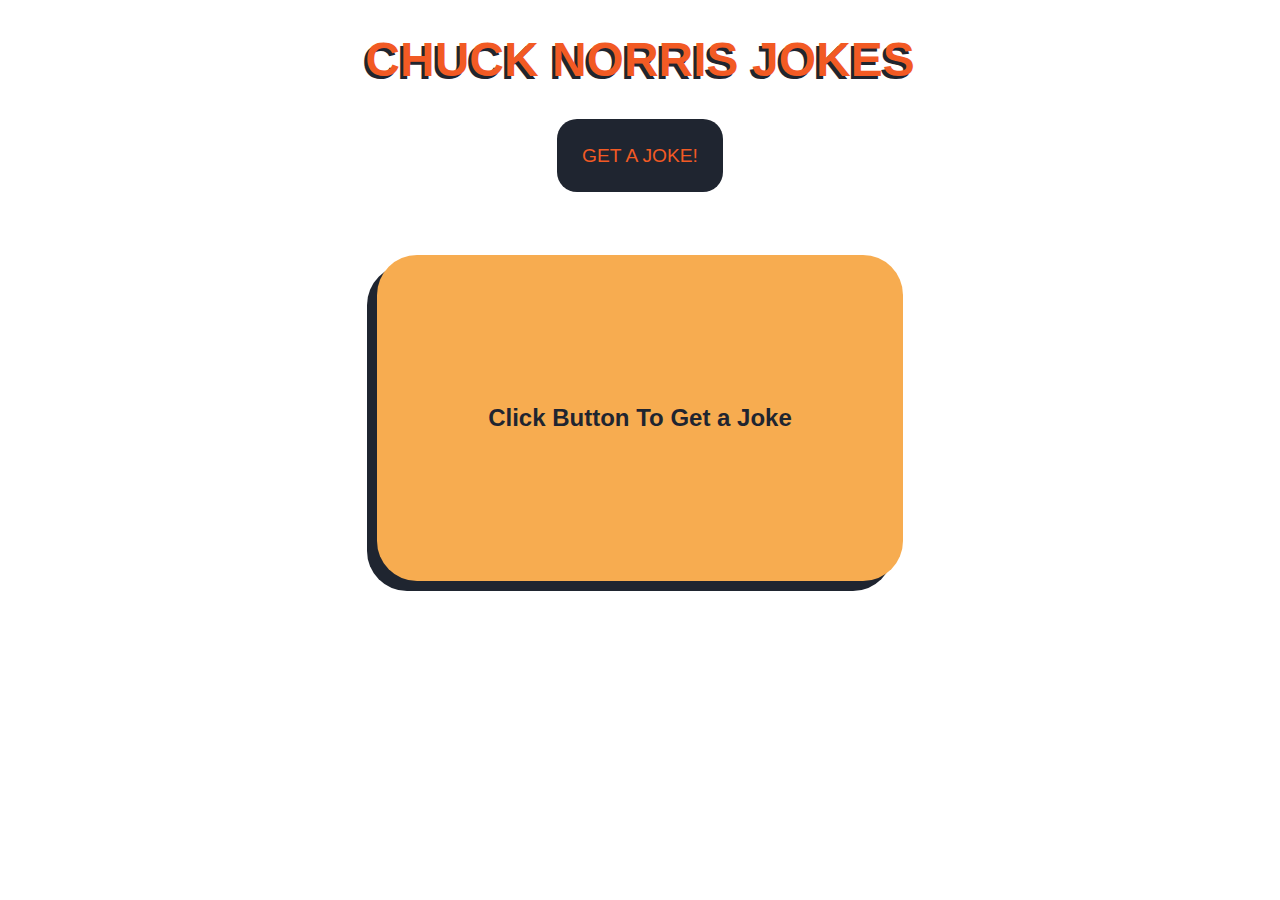
<file: PROJECTS/Chuck Norris API Using fetch( )/index.html>
<!DOCTYPE html>
<html lang="en">
<head>
    <meta charset="UTF-8">
    <meta http-equiv="X-UA-Compatible" content="IE=edge">
    <meta name="viewport" content="width=device-width, initial-scale=1.0">
    <title>Chuck Norris Jokes</title>
    <style>
        body {
            text-align: center;
            font-family: sans-serif;
            
        }
        h1 {
            font-size: 3rem;
            color:#F25A24;
            text-shadow: -3px 3px 0px #1F2530;
            font-weight: 900;
          
        }
        #btn {
            border: none;
            border-radius: 20px;
            padding: 2%;
            color: #F25A24;
            background-color: #1F2530;
            font-size: larger;
        }

        #btn:hover {
            background-color: #353638;
            cursor: pointer;
        }
        .getjoke {
            margin: 5% auto;
            width: 400px;
            min-height: 200px;  
            background-color: #F7AC50 ;
            box-shadow: -10px 10px 0px #1F2530;
            border-radius: 40px;
            display: flex;
            justify-content: center;
            align-items: center;
            padding: 5%;
            overflow: hidden;
        }

        #showJokes {
            font-size: 1.5rem;
            font-weight: 700;
            color: #1F2530;
        }
    </style>
</head>
<body>
    <div>
        <h1>CHUCK NORRIS JOKES </h1>
        <button id="btn" >GET A JOKE!</button>
        <div class="getjoke">
            
            <p id="showJokes"> Click Button To Get a Joke </p>
            
        </div>
    </div>
    <script>
        console.log("Chuck Norris");
let btn = document.getElementById("btn");
let showJokes = document.getElementById("showJokes");

btn.onclick = () => {
  fetch("https://api.chucknorris.io/jokes/random")
    .then((response) => {
      return response.json();
    })
    .then((data) => {
      var joke = data.value;
      showJokes.innerHTML = '"'+joke+'"' ;
    });
};
    </script>
</body>
</html>
</file>
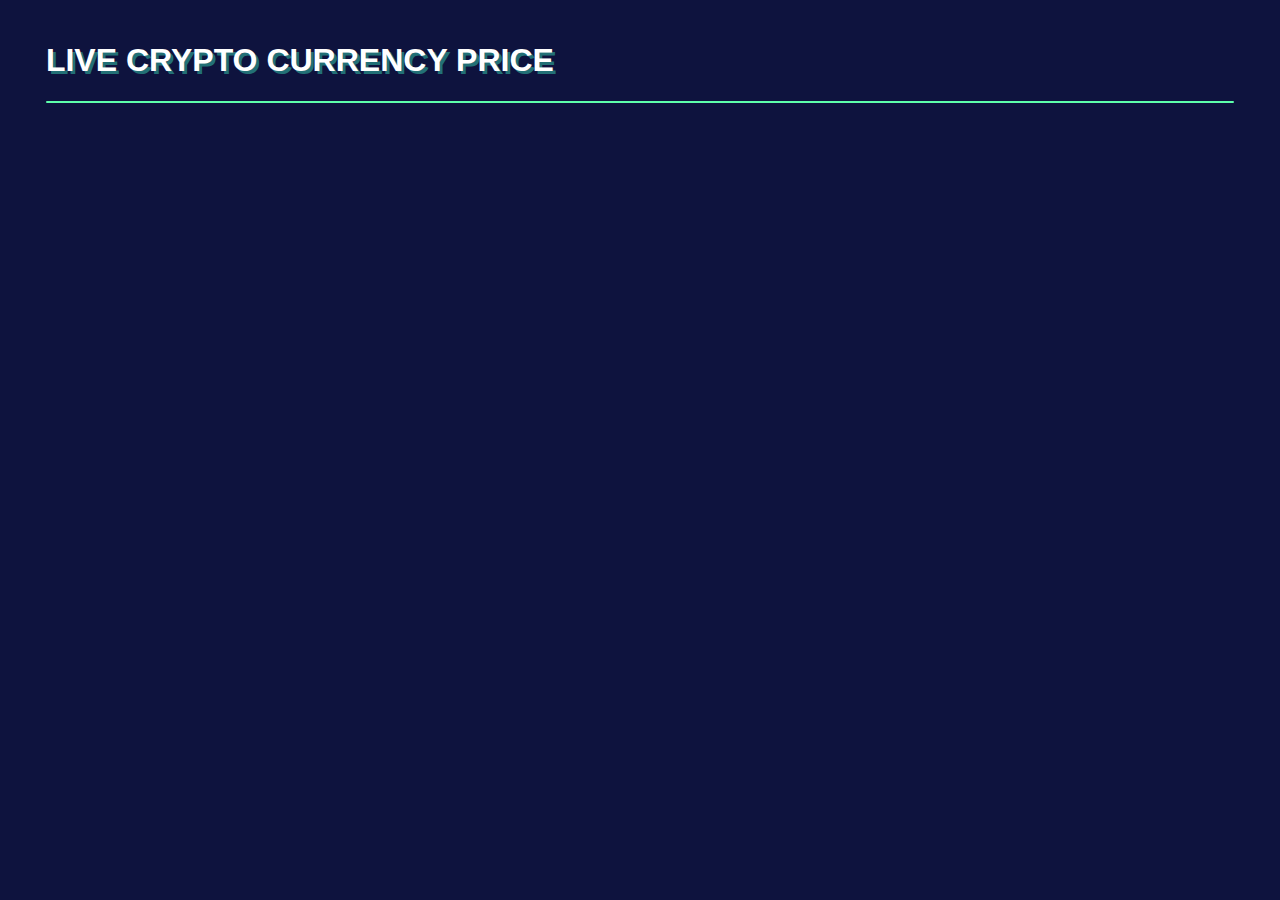
<file: PROJECTS/Crypto Price API Using fetch( )/index.html>
<!DOCTYPE html>
<html lang="en">
  <head>
    <meta charset="UTF-8" />
    <meta http-equiv="X-UA-Compatible" content="IE=edge" />
    <meta name="viewport" content="width=device-width, initial-scale=1.0" />
    <title>Crypto Price | Live</title>
    <link rel="stylesheet" href="style.css">
  </head>
  <body>
    <div id="cBox">
      <h1>LIVE CRYPTO CURRENCY PRICE</h1>
      <div id="title"></div>
      <div id="crypto">
        <!-- <p id="cRank"></p>
        <p id="cName"></p>
        <p id="cPrice"></p>
       <img id="cIcon" src="" alt="">
        <p id="cChange"></p>
        <p id="cColor"></p> -->


      </div>
    </div>
    
    <!-- <div class="htmlOutput"> -->
      
    </div>

    <script src="index.js"></script>
  </body>
</html>
</file>
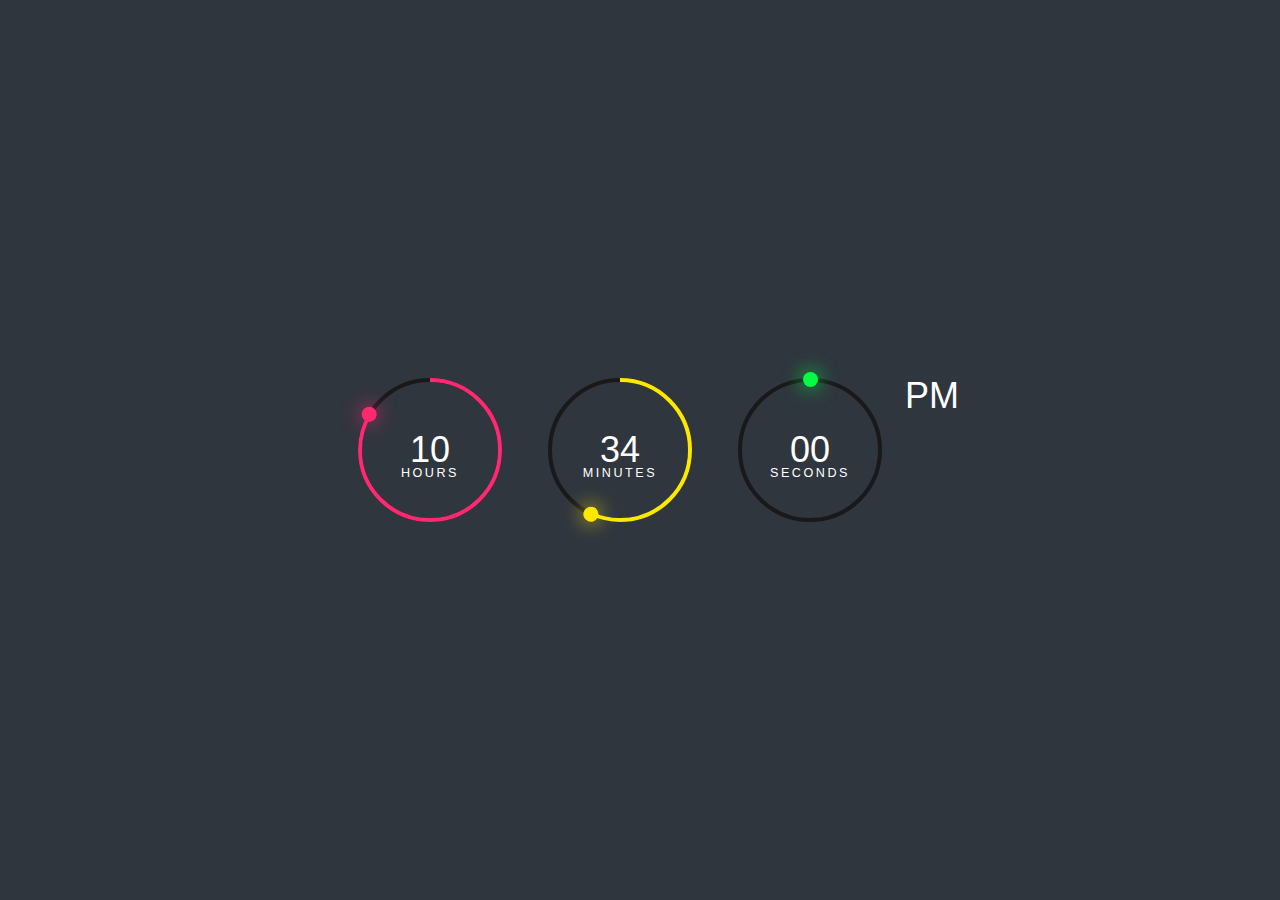
<file: PROJECTS/Digital Clock Using Html CSS SVG & Javascript/index.html>
<!DOCTYPE html>
<html lang="en">
<head>
    <meta charset="UTF-8">
    <meta http-equiv="X-UA-Compatible" content="IE=edge">
    <meta name="viewport" content="width=device-width, initial-scale=1.0">
    <title>DIGITAL CLOCK</title>
    <link rel="stylesheet" href="style.css">
</head>
<body>
    <div id="time">
        <div class="circle" style="--clr:#ff2972;" >
            <div class="dots dot_hr"></div>
            <svg>
                <circle cx="70" cy="70" r="70"></circle>
                <circle cx="70" cy="70" r="70" id="hh" ></circle>
            </svg>
            <div id="hours">00</div>
        </div>
        <div class="circle" style="--clr:#fee800;" >
            <div class="dots dot_min"></div>
            <svg>
                <circle cx="70" cy="70" r="70"></circle>
                <circle cx="70" cy="70" r="70" id="mm" ></circle>
            </svg>
            <div id="minutes">00</div>
        </div>
          <div class="circle" style="--clr:#04fc43;" >
            <div class="dots dot_sec"></div>

            <svg>
                <circle cx="70" cy="70" r="70"></circle>
                <circle cx="70" cy="70" r="70" id="ss" ></circle>
            </svg>
            <div id="seconds">00</div>
        </div>  
        <div class="ap">
            <div id="ampm">AM</div>
        </div>
    </div>

    <script src="index.js"></script>
</body>
</html>
</file>
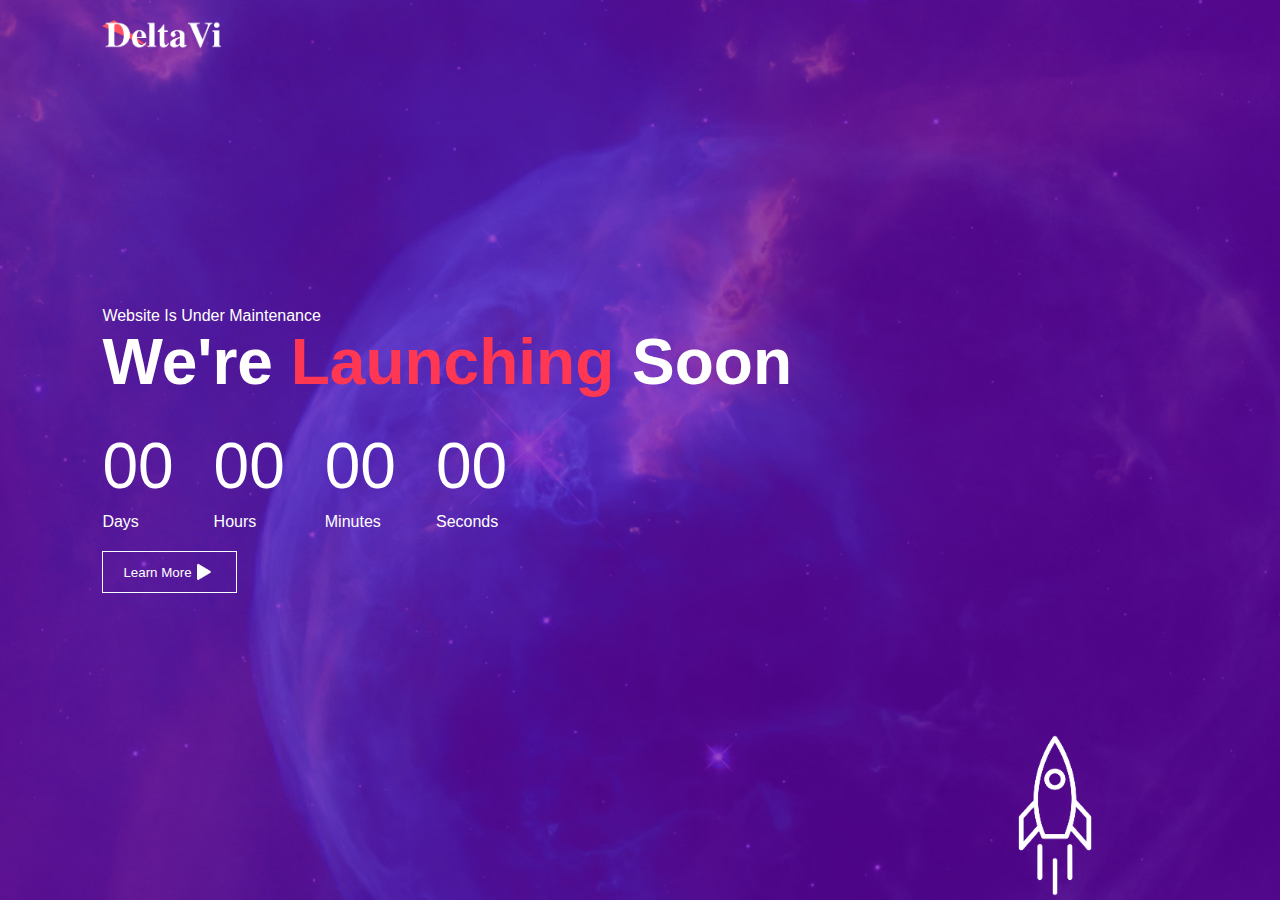
<file: PROJECTS/Launching soon/index.html>
<!DOCTYPE html>
<html lang="en">
  <head>
    <meta charset="UTF-8" />
    <meta http-equiv="X-UA-Compatible" content="IE=edge" />
    <meta name="viewport" content="width=device-width, initial-scale=1.0" />
    <title>sachin travels belgaum | launching soon templete</title>
    <link rel="stylesheet" href="stylesheet.css" />
  </head>

  <body>
    <div class="container">
      <img src="images/logo.png" alt="company_logo.png" class="logo" />

      <div class="content">
        <p>Website Is Under Maintenance</p>
        <h1>We're <span>Launching</span> Soon</h1>

        <div class="countdown">

          <div>
            <p id="days">00</p>
            <span>Days</span>
          </div>
          <div>
            <p id="hours">00</p>
            <span>Hours</span>
          </div>
          <div>
            <p id="minutes">00</p>
            <span>Minutes</span>
          </div>
          <div>
            <p id="seconds">00</p>
            <span>Seconds</span>
          </div>

        </div>

        <button>Learn More <img src="images/triangle.png" /></button>
      </div>

      <div class="rocket">
        <img src="images/rocket.png" />
      </div>
    </div>


    <script src="index.js">

    </script>


  </body>
</html>
</file>
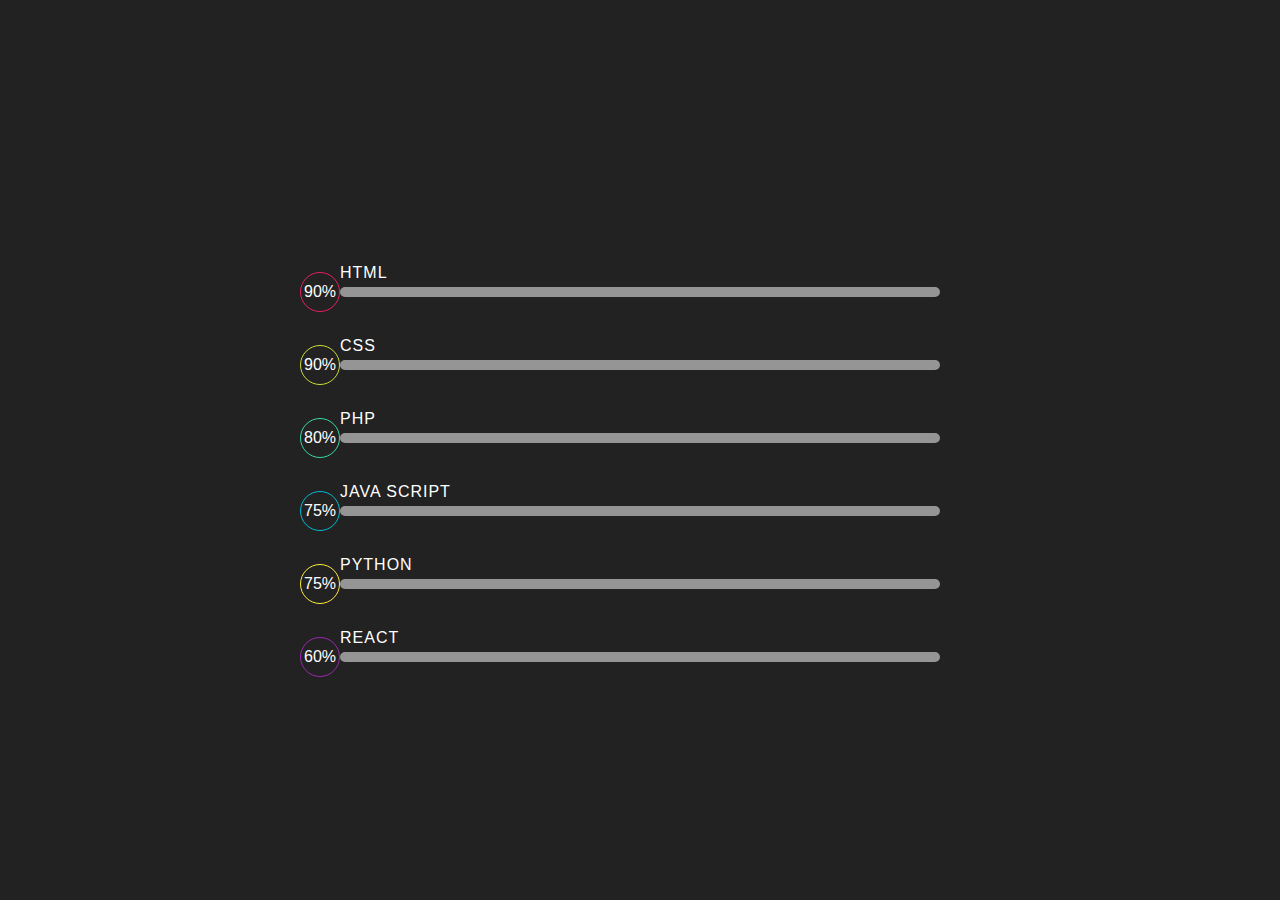
<file: PROJECTS/Progress-bar/index.html>
<!DOCTYPE html>
<html lang="en">

<head>
    <meta charset="UTF-8">
    <meta http-equiv="X-UA-Compatible" content="IE=edge">
    <meta name="viewport" content="width=device-width, initial-scale=1.0">
    <title>Progress bar </title>
    <link rel="stylesheet" href="style.css">
</head>

<body> 

    <div class="container">

        <div class="skills">
            <h2>HTML</h2>
            <div class="progress-bar">
                <div class="html"><span>90%</span></div>
            </div>
            <h2>CSS</h2>
            <div class="progress-bar">
                <div class="css"><span>90%</span></div>
            </div>
            <h2>PHP</h2>
            <div class="progress-bar">
                <div class="php"><span>80%</span></div>
            </div>
            <h2>JAVA SCRIPT</h2>
            <div class="progress-bar">
                <div class="javascript"><span>75%</span></div>
            </div>
            <h2>PYTHON</h2>
            <div class="progress-bar">
                <div class="python"><span>75%</span></div>
            </div>
            <h2>REACT</h2>
            <div class="progress-bar">
                <div class="react"><span>60%</span></div>
            </div>
        </div>


    </div>
    
<script src="index.js"></script>

</body>

</html>
</file>
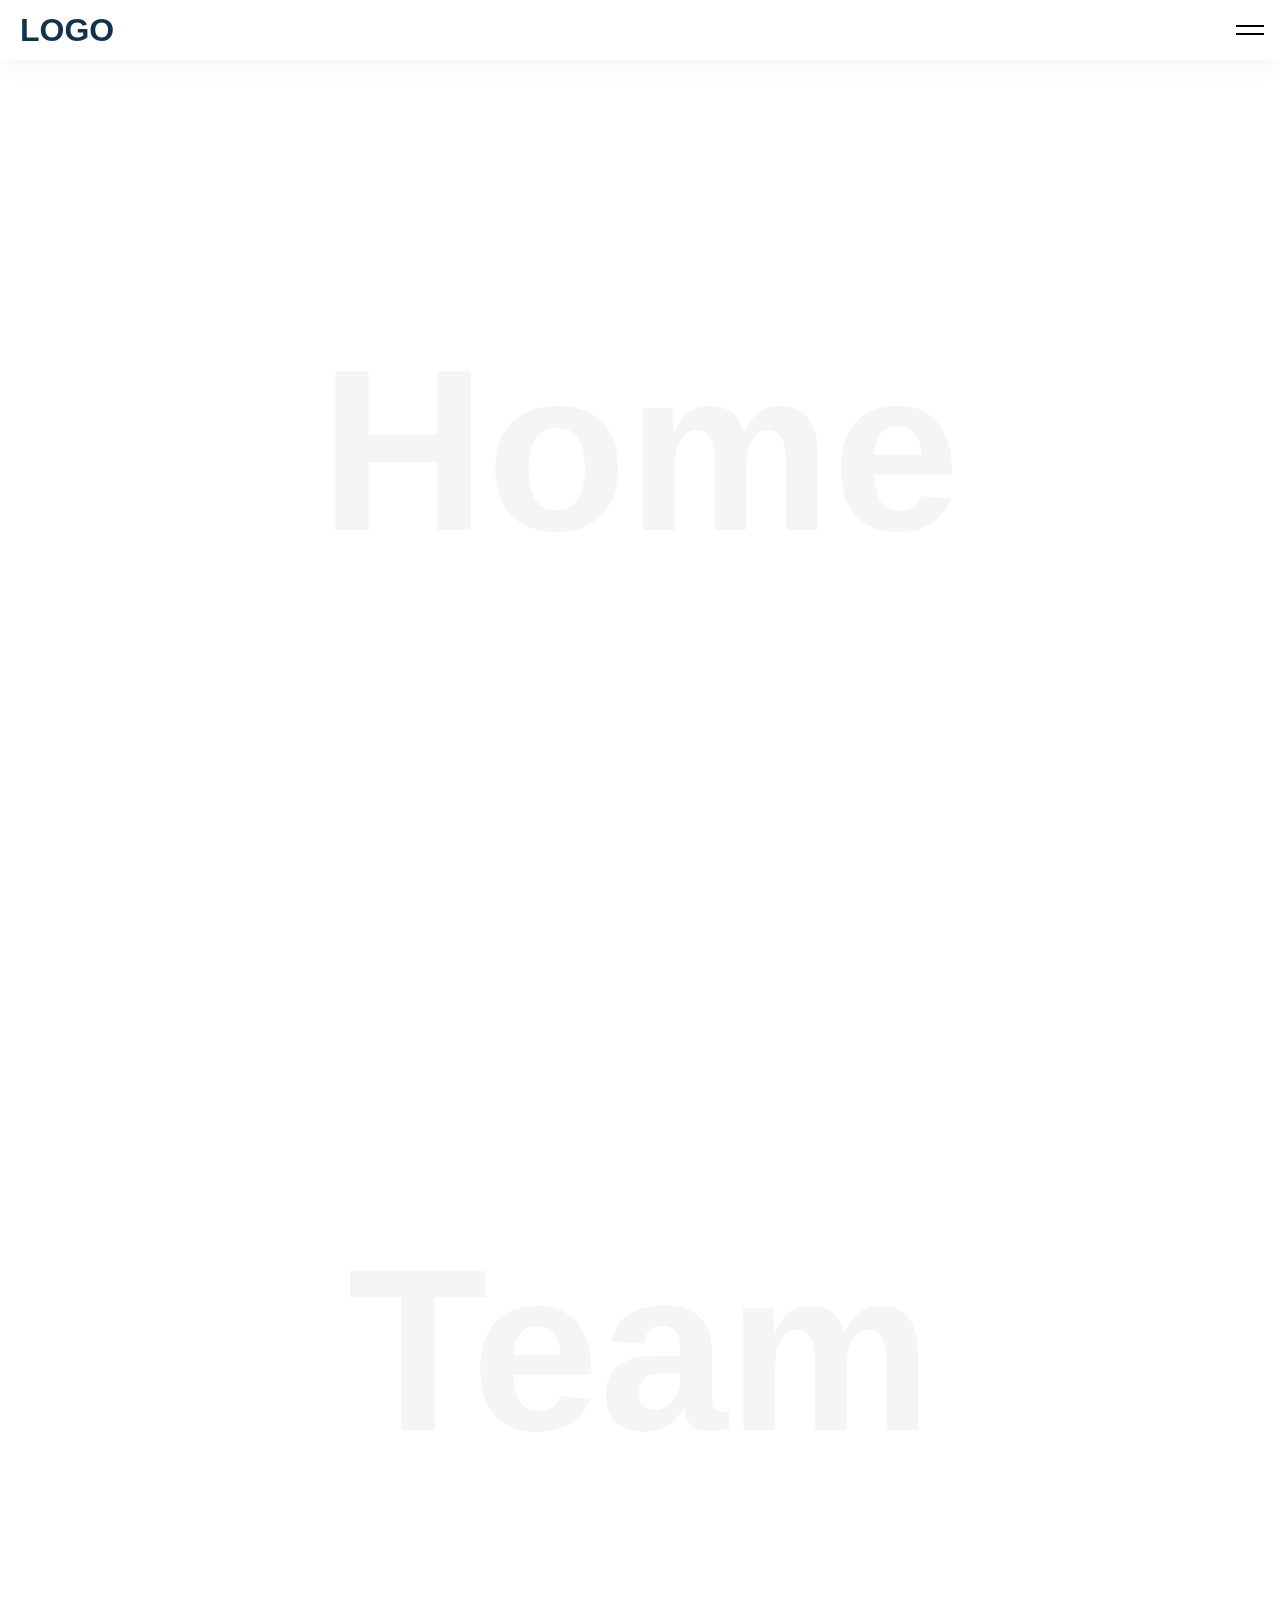
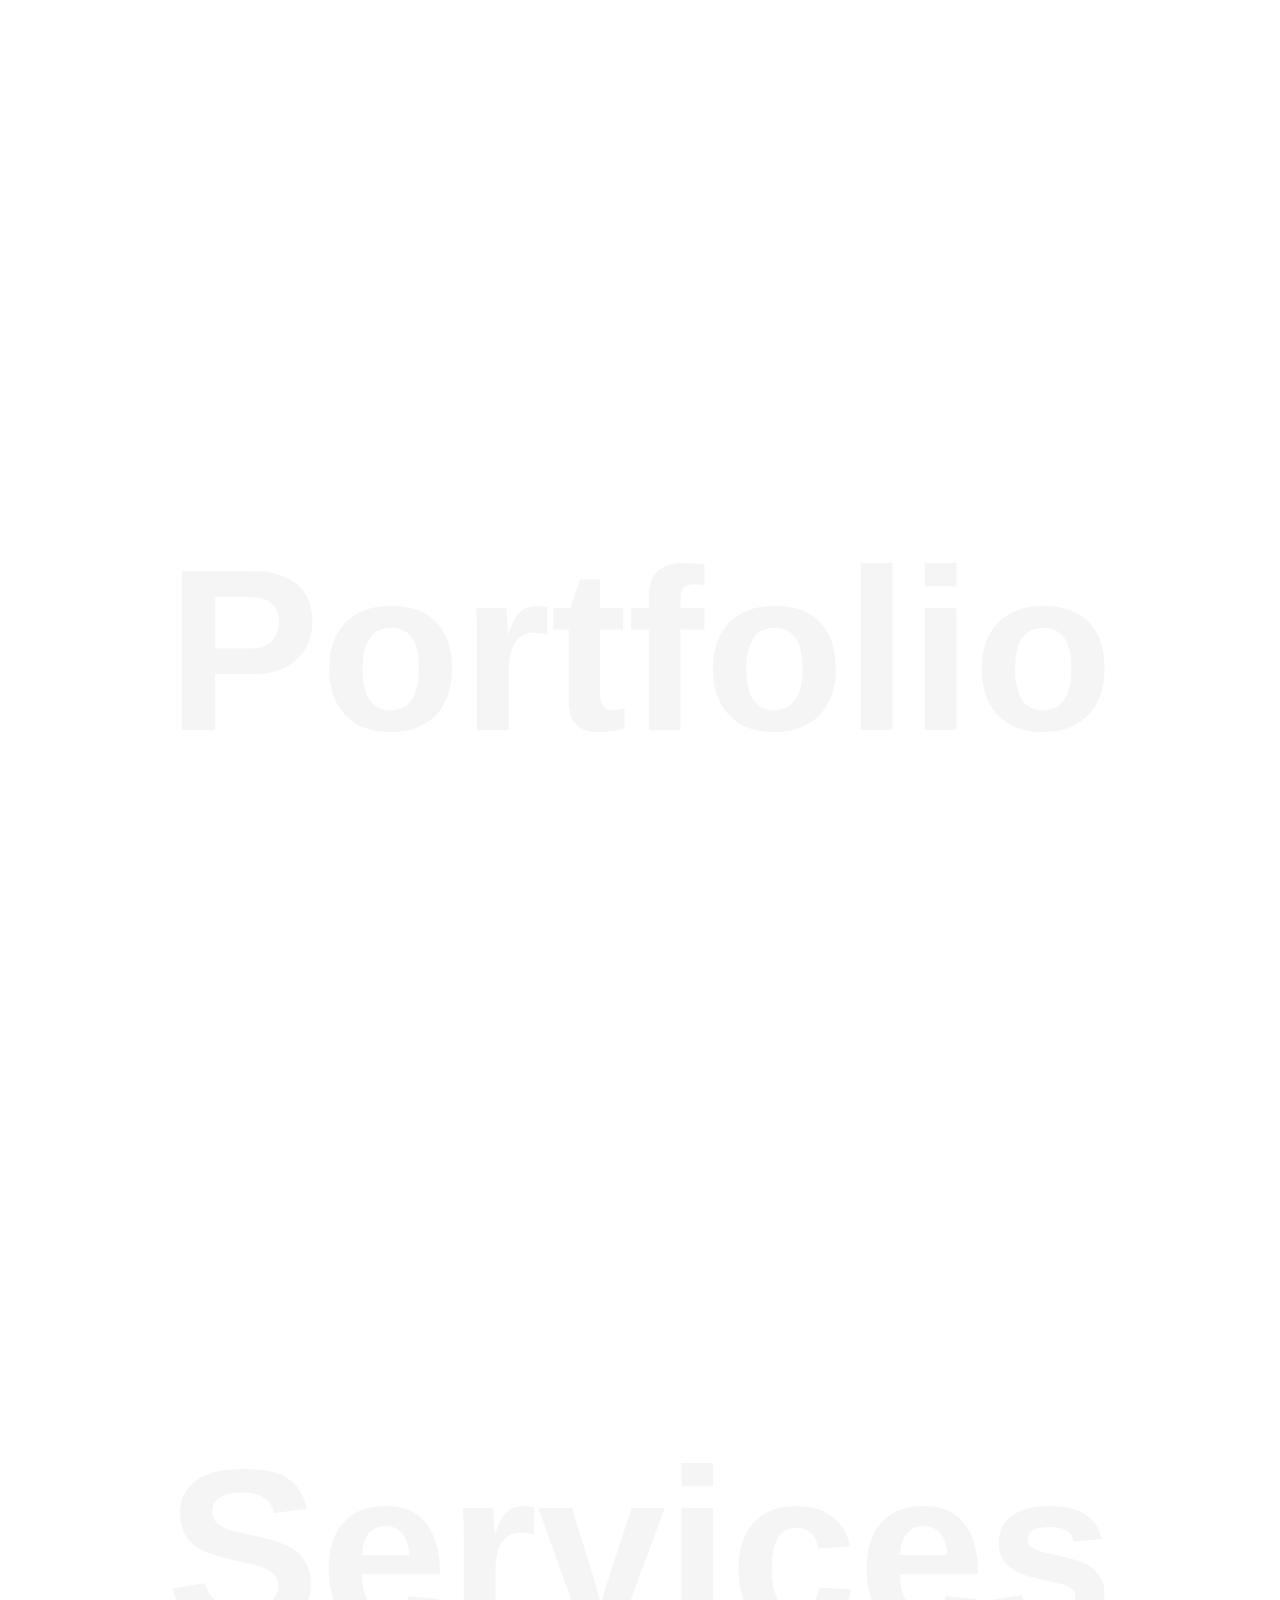
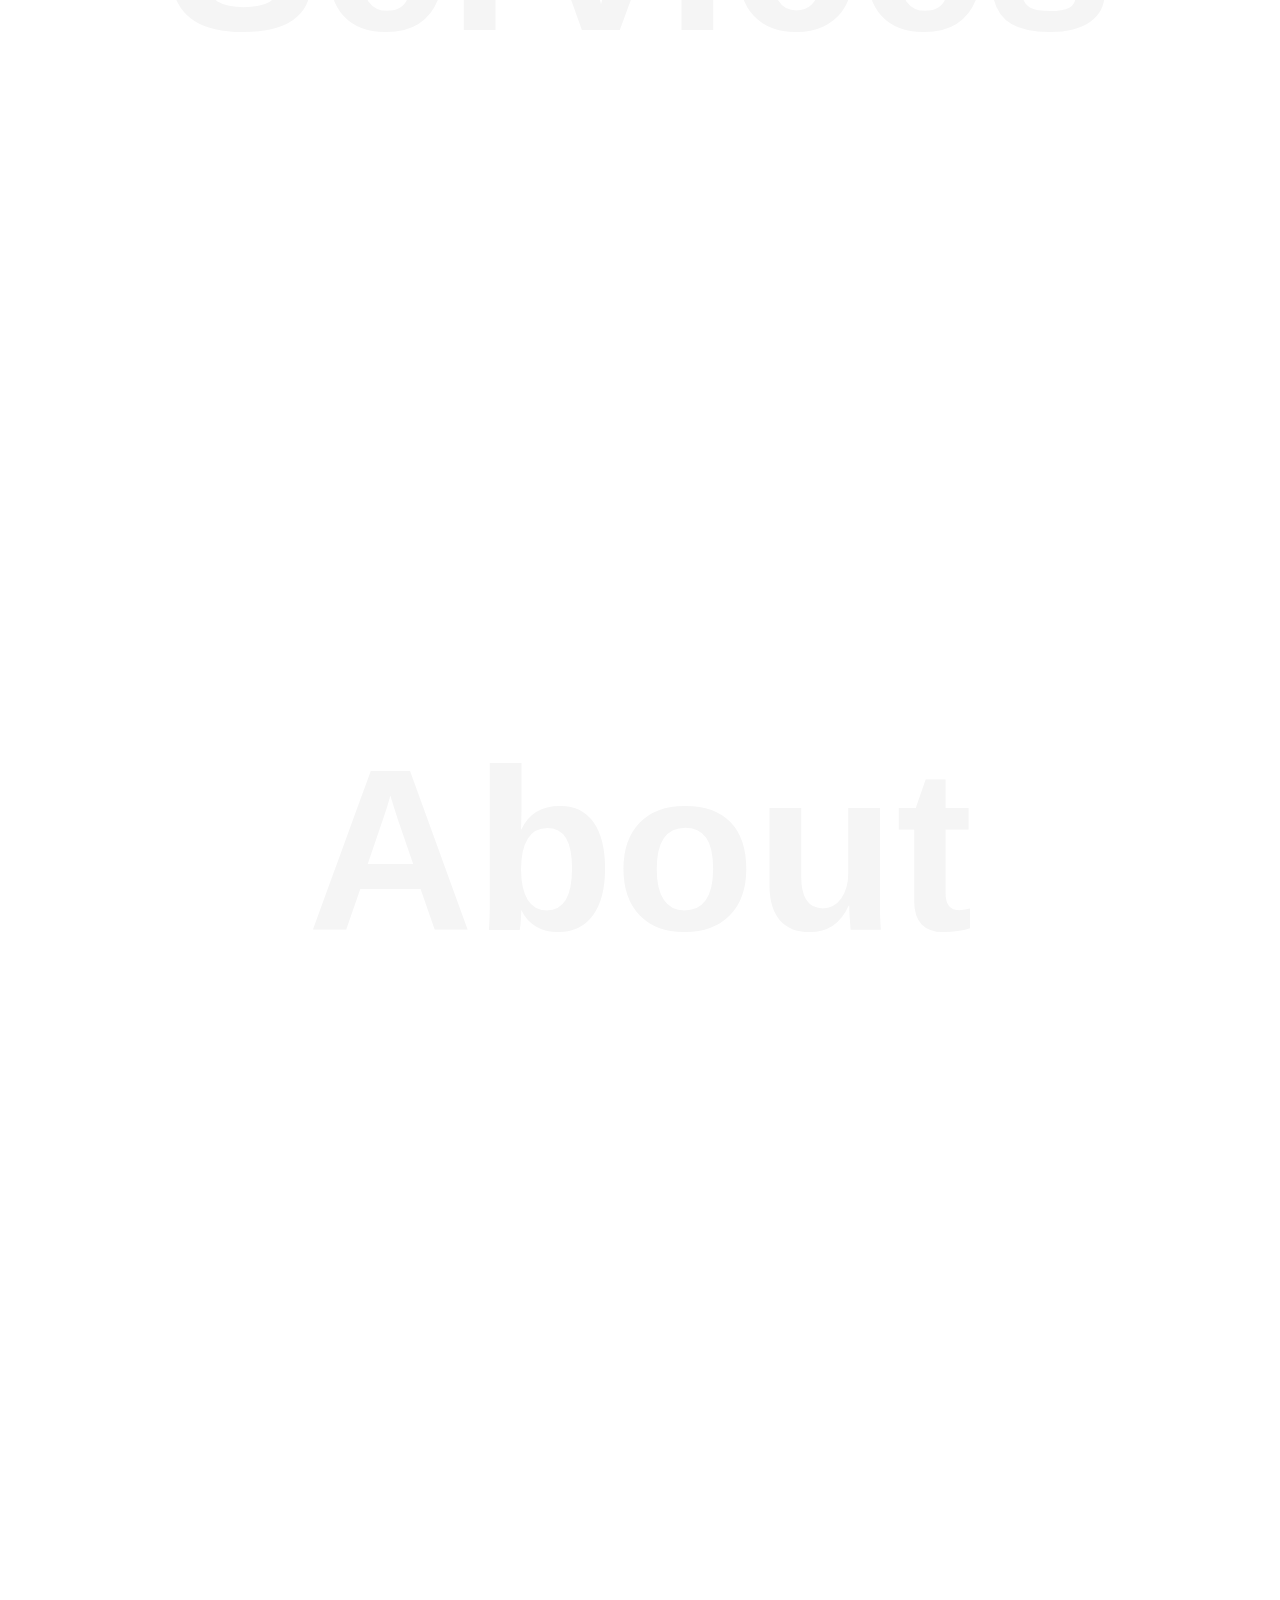
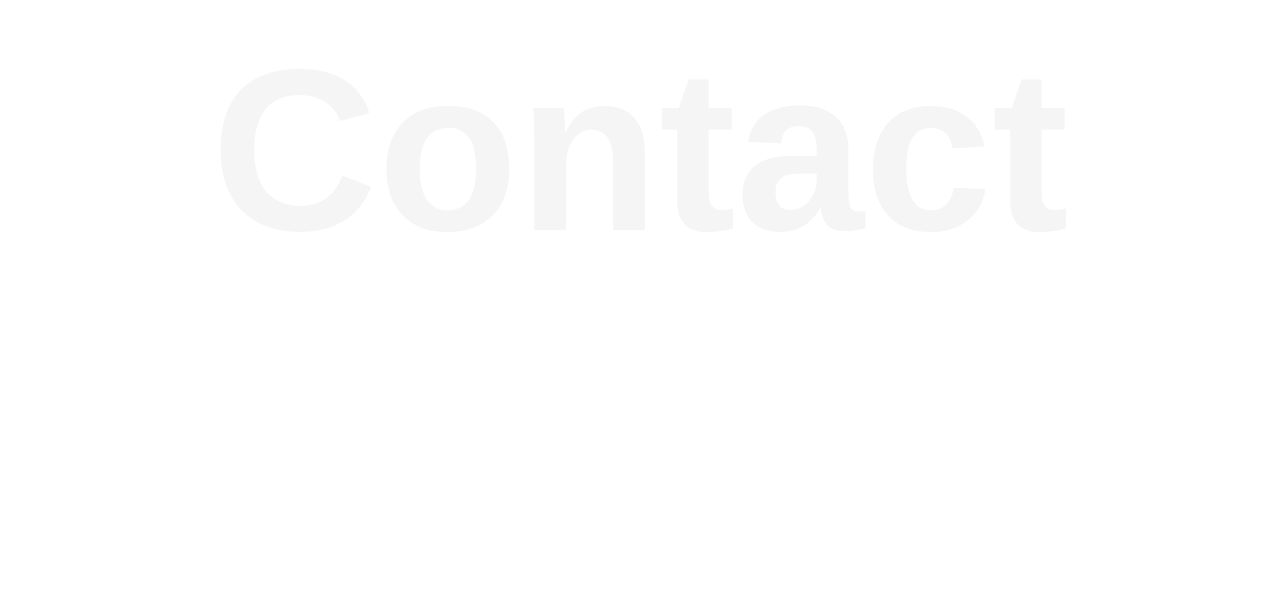
<file: PROJECTS/Responsive-Nav-Bar/index.html>
<!DOCTYPE html>
<html lang="en">
  <head>
    <meta charset="UTF-8" />
    <meta http-equiv="X-UA-Compatible" content="IE=edge" />
    <meta name="viewport" content="width=device-width, initial-scale=1.0" />
    <title>Responsive Navbar</title>
    <link rel="stylesheet" href="style.css" />
  </head>
  <body>
    <header id="header">
      <div class="logo"><a href="#">LOGO</a> </div>
      <div id="toggle"></div>
      <nav  id="navbar">
        <ul >
          <li><a href="#home">Home</a></li>
          <li><a href="#portfolio">Portfolio</a></li>
          <li><a href="#team">Team</a></li>
          <li><a href="#services">Services</a></li>
          <li><a href="#about">About</a></li>
          <li><a href="#contact">Contact</a></li>
        </ul>
      </nav>
    </header>

    <section id="home">Home</section>
    <section id="team">Team</section>
    <section id="portfolio">Portfolio</section>
    <section id="services">Services</section>
    <section id="about">About</section>
    <section id="contact">Contact</section>

    <script src="index.js"></script>
  </body>
</html>
</file>
<file: PROJECTS/Crypto Price API Using fetch( )/style.css>
body {
  background-color: #0e133e;
  font-family: sans-serif;
  color: white;

}
#cBox{
  padding: 1% 3%;
}
h1 {
  text-shadow: 3px 3px 0 #227076;
}
h3 {
  display: inline-block;
}

img {
  max-width: 40px;
}
#title {
  display: grid;
  grid-template-columns: 8.125rem 22.188rem 15.625rem 10rem 8.75rem 9.375rem  ;
  margin-bottom: 2%;
  background-color: #5DFFAB;
  border-radius: 20px;
  padding: 0.1% 1%;
  font-size: larger;
  color: #227076;
}
#crypto{
  display: grid;
  grid-template-columns: auto auto auto auto auto  auto  ;
  padding: 2%;
}
</file>
<file: PROJECTS/Digital Clock Using Html CSS SVG & Javascript/style.css>
* {
    margin: 0;
    padding: 0;
    box-sizing: border-box;
    font-family: Verdana, sans-serif;
}

body {
    display: flex;
    justify-content: center;
    align-items: center;
    min-height: 100vh;
    background: #2f363e;

}

#time {
    display: flex;
    gap: 40px;
    color: white;

}

#time .circle {
    position: relative;
    width: 150px;
    height: 150px;
    display: flex;
    justify-content: center;
    align-items: center;

}



#time .circle svg {
    position: relative;
    width: 150px;
    height: 150px;
    transform: rotate(270deg);
}

#time .circle svg circle {
    width: 100%;
    height: 100%;
    fill: transparent;
    stroke: #191919;
    stroke-width: 4;
    transform: translate(5px, 5px);
}

#time .circle svg circle:nth-child(2) {
    stroke: var(--clr);
    stroke-dasharray: 440;
}

#time div {
    position: absolute;
    text-align: center;
    font-weight: 500;
    font-size: 1.5em;
}

#time div span {
    position: absolute;
    transform: translate(-50%, -5px);
    font-size: 0.35em;
    font-weight: 300;
    letter-spacing: 0.2em;
    text-transform: uppercase;

}

#time .ap {
    position: relative;
    font: 1em;
    transform: translateX(-20px);
}

.dots {
    position: absolute;
    width: 100%;
    height: 100%;
    z-index: 10;
    display: flex;
    justify-content: center;
}

.dots::before {
    content: "";
    position: absolute;
    top: -3px;
    width: 15px;
    height: 15px;
    background: var(--clr);
    border-radius: 50%;
    box-shadow: 0 0 20px var(--clr);
}
</file>
<file: PROJECTS/Launching soon/stylesheet.css>
* {
    margin: 0;
    padding: 0;
    box-sizing: border-box;
    font-family: 'poppins', sans-serif;
}


.container {
    width: 100vw;
    height: 100vh;
    background-image: url(images/background.png);
    background-position: center;
    background-size: cover;
    padding: 0 8%;
    position: relative;
}

.logo {
    width: 120px;
    padding: 20px 0;
    cursor: pointer;
}

.content {
    top:50%;
    position: absolute;
    transform: translateY(-50%);
    color:#fff;
}

.content h1{
    font-size: 4rem;
    font-weight: 600;
}

.content h1 span {
    color: #ff3753; 
}

.content button {
    width: 135px;
    height: 40px;
    padding: 20px;
    background-color: transparent;
    border: 1px solid white;
    color: #fff;  
    display: flex;
    align-items: center; 
     
}

.content button img {
    width: 15px;
    margin-left: 5px;
}

.countdown {
    display: flex;
    align-items: center;
    margin: 20px 0;
    
}

.countdown p {
    font-size: 4rem;
    margin: 10px 40px 10px 0 ;
}

.rocket {
    position:absolute;
    right: 150px;
    bottom: 0;
    animation: rocket  4s linear infinite ;
}


.rocket img {
    width: 150px;
}

@keyframes rocket {
    0% {
        bottom: 0;
        opacity: 0;
    }
    100% {
        bottom: 105%;
        opacity: 1;
    }
}
</file>
<file: PROJECTS/Progress-bar/style.css>
* {
    margin: 0;
    padding: 0;
    font-family: 'Poppins', sans-serif;
    box-sizing: border-box;
}

body {
    background-color: #222;
}

.container {
    width: 100%;
    height: 100vh;
    display: flex;
    justify-content: center;
    align-items: center;
}

.skills h2 {
    font-weight: 400;
    letter-spacing: 1px;
    margin-top: 40px;
    margin-bottom: 5px;
    color: #fff;
    font-size: 16px;
    /* text-shadow: -1px 1px 2px rgb(2, 238, 226); */
}

.progress-bar {
    background-color: #959595;
    width: 600px;
    height: 10px;
    border-radius: 5px;
}

.progress-bar div {
    width: 0%;
    height: 10px;
    border-radius: 5px;
}

.progress-bar div span {
    height: 40px;
    width: 40px;
    border-radius: 50%;
    background-color: #222;
    color: #fff;
    float: right;
    margin-top: -15px;
    margin-left: -20px;
    display: flex;
    align-items: center;
    align-content: center;
    justify-content: center;
    /* padding: 2%; */
}

.html {
    background-color: #e91e63;
    animation: html 1s linear forwards;
}



.css {
    background-color: #cddc39;
    animation: css 1s linear forwards;
}

.php {
    background-color: #39dc9e;
    animation: php 1s linear forwards;
}

.javascript {
    background-color: #00bcd4;
    animation: javascript 1s linear forwards;
}

.python {
    background-color: #ffeb3b;
    animation: python 1s linear forwards;
}

.react {
    background-color: #9c27b0;
    animation: react 1s linear forwards;
}


.html span {
    background-color: #e91e63;
    border: 1px solid #e91e63;
}


.css span {
    background-color: #cddc39;
    border: 1px solid #cddc39;
}

.php span {
    background-color: #39dc9e;
    border: 1px solid #39dc9e;
}

.javascript span {
    background-color: #00bcd4;
    border: 1px solid #00bcd4;
}

.python span {
    background-color: #ffeb3b;
    border: 1px solid #ffeb3b;
}

.react span {
    background-color: #9c27b0;
    border: 1px solid #9c27b0;
}

/* animation  */

@keyframes html {
    100% {
        width: 90%;
    }
}

@keyframes css {
    100% {
        width: 86%;
    }
}

@keyframes php {
    100% {
        width: 85%;
    }
}

@keyframes javascript {
    100% {
        width: 80%;
    }
}

@keyframes python {
    100% {
        width: 75%;
    }
}

@keyframes react {
    100% {
        width: 50%;
    }
}
</file>
<file: PROJECTS/Responsive-Nav-Bar/style.css>
* {
    padding: 0;
    margin: 0;
    box-sizing: border-box;
    font-family: sans-serif;
    scroll-behavior: smooth;
}

body {
    background-color: #fff;
    min-height: 100vh;
    overflow: hidden;
}

header {
    position: fixed;
    top: 0;
    right: 0;
    display: flex;
    justify-content: space-between;
    width: 100%;
    background-color: #fff;
    box-shadow: 0 5px 25px rgba(0, 0, 0, 0.05);
    z-index: 100;

}


.logo a {
    height: 60px;
    line-height: 60px;
    text-decoration: none;
    font-size: 2rem;
    font-weight: 700;
    color: #12334e;
    padding-left: 20px;
    cursor: pointer;
}

#navbar {
    position: relative;
    height: 60px;
    right: 60px;
    background-color: #fff;
    transition: 0.5s;
    width: 0px;
    overflow: hidden;
}

#navbar ul {
    position: relative;
    display: flex;
    flex-direction: row;
}

#navbar ul li {
    list-style: none;
}

#navbar ul li a {
    text-decoration: none;
    height: 60px;
    line-height: 60px;
    display: inline-block;
    color: #12334e;
    padding: 0 15px;
    font-size: 1.2rem;
    letter-spacing: 2px;

}

#navbar ul li a:hover {
    background-color: #12334e;
    color: #fff;
}

#navbar.active {
    width: 600px;
}

#toggle {
    position: absolute;
    top: 0;
    right: 0px;
    width: 60px;
    height: 60px;
    background-color: #fff;
    display: flex;
    justify-content: center;
    align-items: center;
    cursor: pointer;
}

#toggle::before {
    content: "";
    position: absolute;
    width: 28px;
    height: 2px;
    background-color: black;
    transform: translateY(-4px);
    transition: 0.3s;
}

#toggle::after {
    content: "";
    position: absolute;
    width: 28px;
    height: 2px;
    background-color: black;
    transform: translateY(4px);
    transition: 0.3s;
}

#toggle.active::before {
    transform: translateY(0px) rotate(-45deg);
}

#toggle.active::after {
    transform: translateY(0px) rotate(45deg);

}

section {
    position: relative;
    min-height: 100vh;
    display: flex;
    justify-content: center;
    align-items: center;
    font-size: 18vw;
    font-weight: 700;
    color: #f5f5f5;

}


/* make responsive */

@media (max-width: 991px) {
    #navbar {
        position: fixed;
        bottom: -60px;
        right: 0px;
        width: 100%;
        transition: 0.5s;
        display: flex;
        justify-content: center;
        align-items: center;


    }

    #navbar.active {
        height: calc(100vh - 60px);
        bottom: 0;
        width: 100%;
    }

    #navbar ul {
        flex-direction: column;
        justify-content: center;
        align-items: center;
    }
}
</file>
